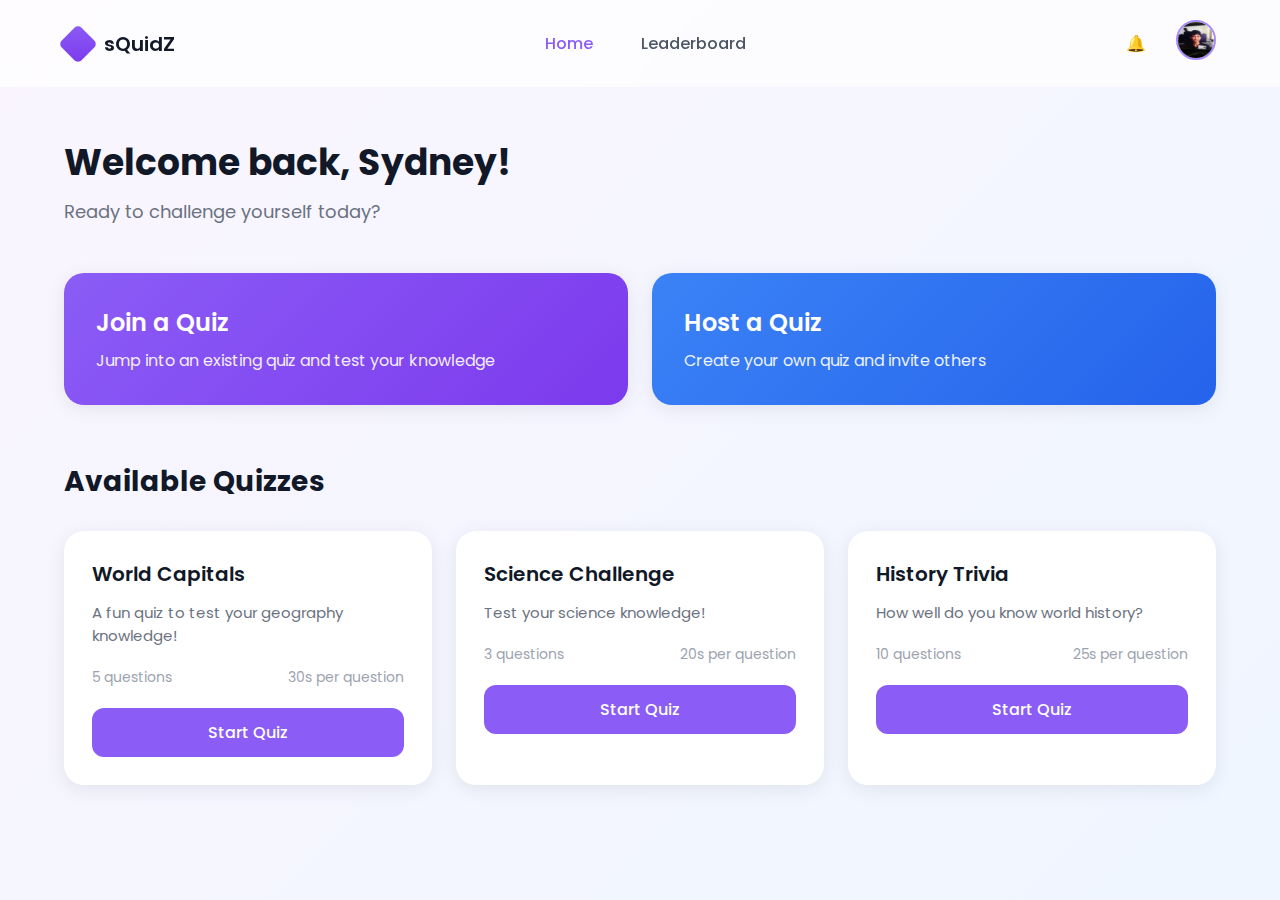
<file: home.html>
<!DOCTYPE html>
<html lang="en">
<head>
    <meta charset="UTF-8">
    <meta name="viewport" content="width=device-width, initial-scale=1.0">
    <title>sQuidZ - Quiz Platform</title>
    <link rel="stylesheet" href="css/home.css">
</head>
<body>
    <!-- Navigation -->
    <nav>
        <a href="index.html" class="logo">
            <div class="logo-icon"></div>
            <span class="logo-text">sQuidZ</span>
        </a>
        
        <div class="nav-links">
            <a href="index.html" class="active">Home</a>
            <a href="leaderboard.html">Leaderboard</a>
        </div>
        
        <div class="nav-right">
            <div class="bell-icon">🔔</div>
            <a href="profile.html">
                <img src="img/avatar/syd.webp" alt="Profile" class="profile-avatar">
            </a>
        </div>
    </nav>
    
    <!-- Main Content -->
    <div class="main-content">
        <div class="welcome-section">
            <h1 class="welcome-title">Welcome back, Sydney!</h1>
            <p class="welcome-subtitle">Ready to challenge yourself today?</p>
        </div>
        
        <!-- Quick Actions -->
        <div class="quick-actions">
            <a href="index.html" class="action-card purple">
                <h3>Join a Quiz</h3>
                <p>Jump into an existing quiz and test your knowledge</p>
            </a>
            
            <a href="create-quiz.html" class="action-card blue">
                <h3>Host a Quiz</h3>
                <p>Create your own quiz and invite others</p>
            </a>
        </div>
        
        <!-- Available Quizzes -->
        <h2 class="section-title">Available Quizzes</h2>
        <div class="quiz-grid">
            <!-- Updated button to pass quiz ID via URL parameter -->
            <div class="quiz-card" data-quiz="world-capitals">
                <h3>World Capitals</h3>
                <p>A fun quiz to test your geography knowledge!</p>
                <div class="quiz-meta">
                    <span>5 questions</span>
                    <span>30s per question</span>
                </div>
                <button class="quiz-btn" onclick="startQuizFromButton(this)">Start Quiz</button>
            </div>
            
            <div class="quiz-card" data-quiz="science-challenge">
                <h3>Science Challenge</h3>
                <p>Test your science knowledge!</p>
                <div class="quiz-meta">
                    <span>3 questions</span>
                    <span>20s per question</span>
                </div>
                <button class="quiz-btn" onclick="startQuizFromButton(this)">Start Quiz</button>
            </div>
            
            <div class="quiz-card" data-quiz="history-trivia">
                <h3>History Trivia</h3>
                <p>How well do you know world history?</p>
                <div class="quiz-meta">
                    <span>10 questions</span>
                    <span>25s per question</span>
                </div>
                <button class="quiz-btn" onclick="startQuizFromButton(this)">Start Quiz</button>
            </div>
        </div>
    </div>

    <script>
        function startQuizFromButton(button) {
            const quizCard = button.closest('.quiz-card');
            const quizId = quizCard.dataset.quiz;
            window.location.href = `quiz-session.html?quiz=${quizId}`;
        }
    </script>
</body>
</html>
</file>
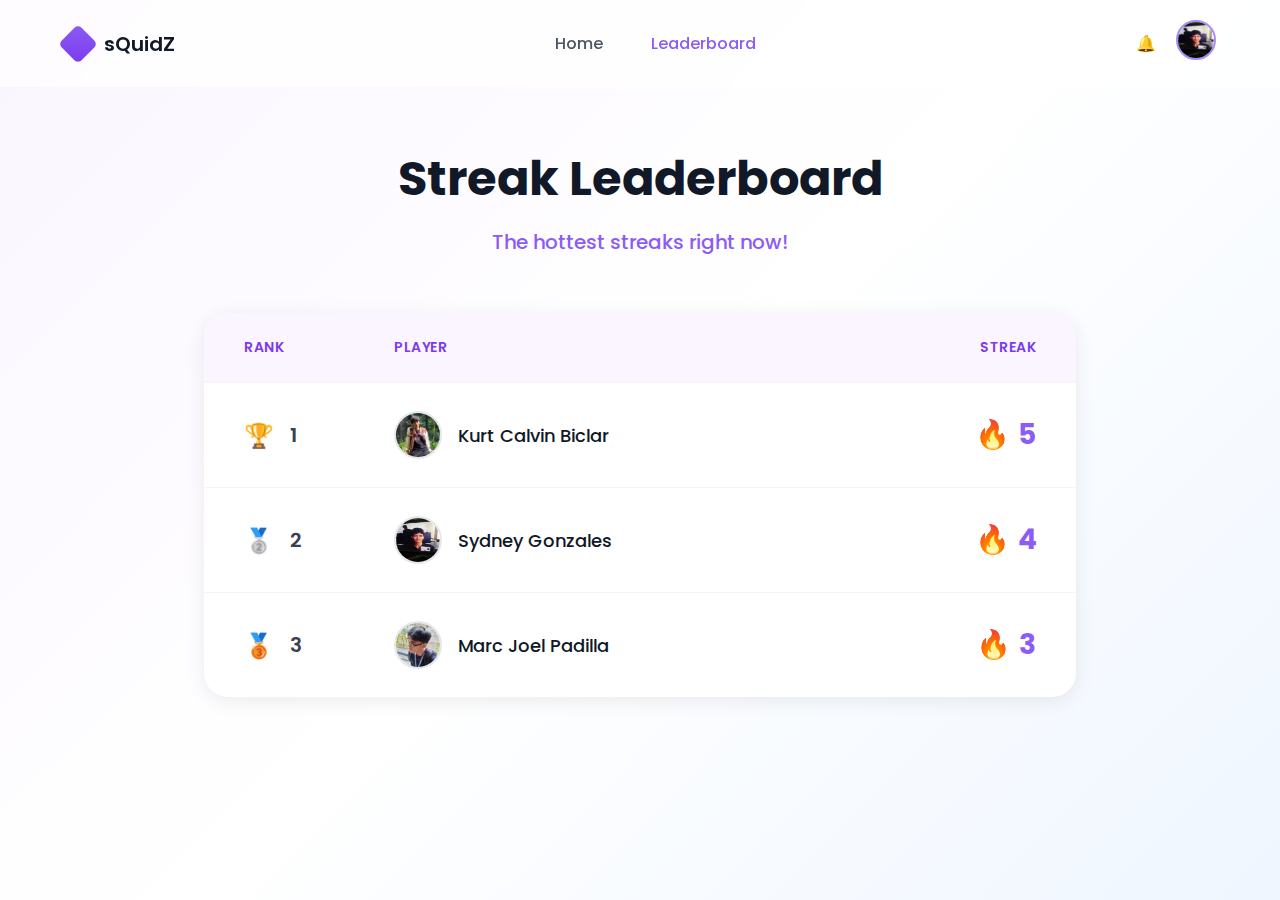
<file: leaderboard.html>
<!DOCTYPE html>
<html lang="en">
<head>
    <meta charset="UTF-8">
    <meta name="viewport" content="width=device-width, initial-scale=1.0">
    <title>Leaderboard - sQuidZ</title>
    <link rel="stylesheet" href="css/leaderboard.css">
</head>
<body>
    <!-- Navigation -->
    <nav>
        <a href="index.html" class="logo">
            <div class="logo-icon"></div>
            <span class="logo-text">sQuidZ</span>
        </a>
        
        <div class="nav-links">
            <a href="home.html">Home</a>
            <a href="leaderboard.html" class="active">Leaderboard</a>
        </div>
        
        <div class="nav-right">
            <div>🔔</div>
            <a href="profile.html">
                <img src="img/avatar/syd.webp" alt="Profile" class="profile-avatar">
            </a>
        </div>
    </nav>
    
    <!-- Main Content -->
    <div class="main-content">
        <div class="header">
            <h1>Streak Leaderboard</h1>
            <p class="subtitle">The hottest streaks right now!</p>
        </div>
        
        <!-- Leaderboard Table -->
        <div class="leaderboard-table">
            <div class="table-header">
                <div>RANK</div>
                <div>PLAYER</div>
                <div style="text-align: right;">STREAK</div>
            </div>
            
            <div class="table-body">
                <!-- Rank 1 -->
                <div class="table-row">
                    <div class="rank-cell">
                        <span class="rank-icon">🏆</span>
                        <span>1</span>
                    </div>
                    <div class="player-cell">
                        <img src="img/avatar/kurt.webp" alt="Kurt Calvin Biclar" class="player-avatar">
                        <span class="player-name">Kurt Calvin Biclar</span>
                    </div>
                    <div class="streak-cell streak-top">
                        <span class="streak-icon">🔥</span>
                        <span class="streak-number">5</span>
                    </div>
                </div>
                
                <!-- Rank 2 -->
                <div class="table-row">
                    <div class="rank-cell">
                        <span class="rank-icon">🥈</span>
                        <span>2</span>
                    </div>
                    <div class="player-cell">
                        <img src="img/avatar/syd.webp" alt="Sydney Gonzales" class="player-avatar">
                        <span class="player-name">Sydney Gonzales</span>
                    </div>
                    <div class="streak-cell streak-top">
                        <span class="streak-icon">🔥</span>
                        <span class="streak-number">4</span>
                    </div>
                </div>
                
                <!-- Rank 3 -->
                <div class="table-row">
                    <div class="rank-cell">
                        <span class="rank-icon">🥉</span>
                        <span>3</span>
                    </div>
                    <div class="player-cell">
                        <img src="img/avatar/joel.webp" alt="Marc Joel Padilla" class="player-avatar">
                        <span class="player-name">Marc Joel Padilla</span>
                    </div>
                    <div class="streak-cell streak-top">
                        <span class="streak-icon">🔥</span>
                        <span class="streak-number">3</span>
                    </div>
                </div>
            </div>
        </div>
    </div>
</body>
</html>
</file>
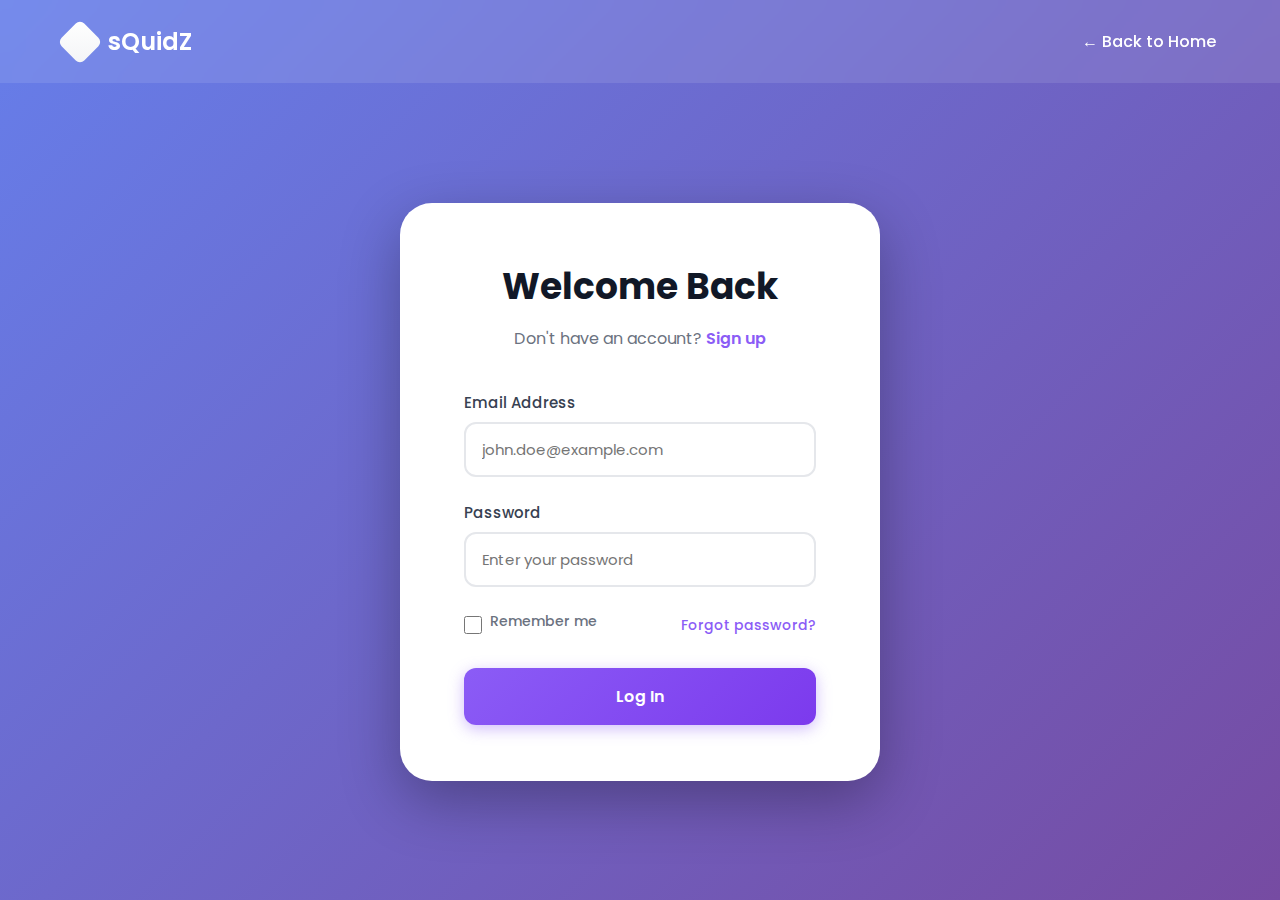
<file: login.html>
<!DOCTYPE html>
<html lang="en">
<head>
    <meta charset="UTF-8">
    <meta name="viewport" content="width=device-width, initial-scale=1.0">
    <title>Log In - sQuidZ</title>
    <style>
        @import url('https://fonts.googleapis.com/css2?family=Poppins:wght@300;400;500;600;700;800&display=swap');
        
        * {
            margin: 0;
            padding: 0;
            box-sizing: border-box;
        }
        
        body {
            font-family: 'Poppins', sans-serif;
            background: linear-gradient(135deg, #667eea 0%, #764ba2 100%);
            min-height: 100vh;
            display: flex;
            flex-direction: column;
        }
        
        /* Navigation */
        nav {
            display: flex;
            justify-content: space-between;
            align-items: center;
            padding: 24px 64px;
            background: rgba(255, 255, 255, 0.1);
            backdrop-filter: blur(10px);
        }
        
        .logo {
            display: flex;
            align-items: center;
            gap: 12px;
            text-decoration: none;
        }
        
        .logo-icon {
            width: 32px;
            height: 32px;
            background: linear-gradient(135deg, #ffffff 0%, #f3f4f6 100%);
            transform: rotate(45deg);
            border-radius: 6px;
        }
        
        .logo-text {
            font-size: 24px;
            font-weight: 600;
            color: white;
        }
        
        .nav-link {
            color: white;
            text-decoration: none;
            font-weight: 500;
            transition: opacity 0.3s;
        }
        
        .nav-link:hover {
            opacity: 0.8;
        }
        
        /* Main Content */
        .main-content {
            flex: 1;
            display: flex;
            justify-content: center;
            align-items: center;
            padding: 40px 20px;
        }
        
        .auth-container {
            background: white;
            border-radius: 32px;
            padding: 56px 64px;
            box-shadow: 0 20px 60px rgba(0, 0, 0, 0.3);
            width: 100%;
            max-width: 480px;
        }
        
        .auth-header {
            text-align: center;
            margin-bottom: 40px;
        }
        
        .auth-title {
            font-size: 36px;
            font-weight: 700;
            color: #111827;
            margin-bottom: 12px;
        }
        
        .auth-subtitle {
            font-size: 16px;
            color: #6b7280;
        }
        
        .auth-subtitle a {
            color: #8b5cf6;
            text-decoration: none;
            font-weight: 600;
        }
        
        .auth-subtitle a:hover {
            text-decoration: underline;
        }
        
        /* Form */
        .form-group {
            margin-bottom: 24px;
        }
        
        label {
            display: block;
            font-weight: 500;
            color: #374151;
            margin-bottom: 8px;
            font-size: 15px;
        }
        
        input[type="email"],
        input[type="password"] {
            width: 100%;
            padding: 14px 16px;
            border: 2px solid #e5e7eb;
            border-radius: 12px;
            font-size: 15px;
            font-family: 'Poppins', sans-serif;
            transition: all 0.3s;
        }
        
        input:focus {
            outline: none;
            border-color: #8b5cf6;
            box-shadow: 0 0 0 3px rgba(139, 92, 246, 0.1);
        }
        
        .form-footer {
            display: flex;
            justify-content: space-between;
            align-items: center;
            margin-bottom: 28px;
        }
        
        .remember-group {
            display: flex;
            align-items: center;
            gap: 8px;
        }
        
        input[type="checkbox"] {
            width: 18px;
            height: 18px;
            cursor: pointer;
        }
        
        .remember-label {
            font-size: 14px;
            color: #6b7280;
        }
        
        .forgot-link {
            font-size: 14px;
            color: #8b5cf6;
            text-decoration: none;
            font-weight: 500;
        }
        
        .forgot-link:hover {
            text-decoration: underline;
        }
        
        .submit-btn {
            width: 100%;
            padding: 16px;
            background: linear-gradient(135deg, #8b5cf6 0%, #7c3aed 100%);
            color: white;
            border: none;
            border-radius: 12px;
            font-size: 16px;
            font-weight: 600;
            cursor: pointer;
            transition: all 0.3s;
            font-family: 'Poppins', sans-serif;
            box-shadow: 0 4px 15px rgba(139, 92, 246, 0.4);
        }
        
        .submit-btn:hover {
            transform: translateY(-2px);
            box-shadow: 0 6px 20px rgba(139, 92, 246, 0.5);
        }
        
        .divider {
            display: flex;
            align-items: center;
            margin: 32px 0;
            color: #9ca3af;
            font-size: 14px;
        }
        
        .divider::before,
        .divider::after {
            content: '';
            flex: 1;
            height: 1px;
            background: #e5e7eb;
        }
        
        .divider::before {
            margin-right: 16px;
        }
        
        .divider::after {
            margin-left: 16px;
        }
        
        /* Social Buttons */
        .social-buttons {
            display: grid;
            grid-template-columns: repeat(2, 1fr);
            gap: 12px;
        }
        
        .social-btn {
            display: flex;
            align-items: center;
            justify-content: center;
            gap: 8px;
            padding: 12px;
            border: 2px solid #e5e7eb;
            border-radius: 12px;
            background: white;
            color: #374151;
            font-size: 15px;
            font-weight: 500;
            cursor: pointer;
            transition: all 0.3s;
            text-decoration: none;
            font-family: 'Poppins', sans-serif;
        }
        
        .social-btn:hover {
            border-color: #8b5cf6;
            background: #faf5ff;
        }
        
        .social-icon {
            width: 20px;
            height: 20px;
        }
    </style>
</head>
<body>
    <!-- Navigation -->
    <nav>
        <a href="index.html" class="logo">
            <div class="logo-icon"></div>
            <span class="logo-text">sQuidZ</span>
        </a>
        
        <a href="index.html" class="nav-link">← Back to Home</a>
    </nav>
    
    <!-- Main Content -->
    <div class="main-content">
        <div class="auth-container">
            <div class="auth-header">
                <h1 class="auth-title">Welcome Back</h1>
                <p class="auth-subtitle">Don't have an account? <a href="signup.html">Sign up</a></p>
            </div>
            
            <form action="home.html">
                <div class="form-group">
                    <label>Email Address</label>
                    <input type="email" placeholder="john.doe@example.com" required>
                </div>
                
                <div class="form-group">
                    <label>Password</label>
                    <input type="password" placeholder="Enter your password" required>
                </div>
                
                <div class="form-footer">
                    <div class="remember-group">
                        <input type="checkbox" id="remember">
                        <label for="remember" class="remember-label">Remember me</label>
                    </div>
                    <a href="#" class="forgot-link">Forgot password?</a>
                </div>
                
                <button type="submit" class="submit-btn">Log In</button>
            </form>
            
        </div>
    </div>
</body>
</html>
</file>
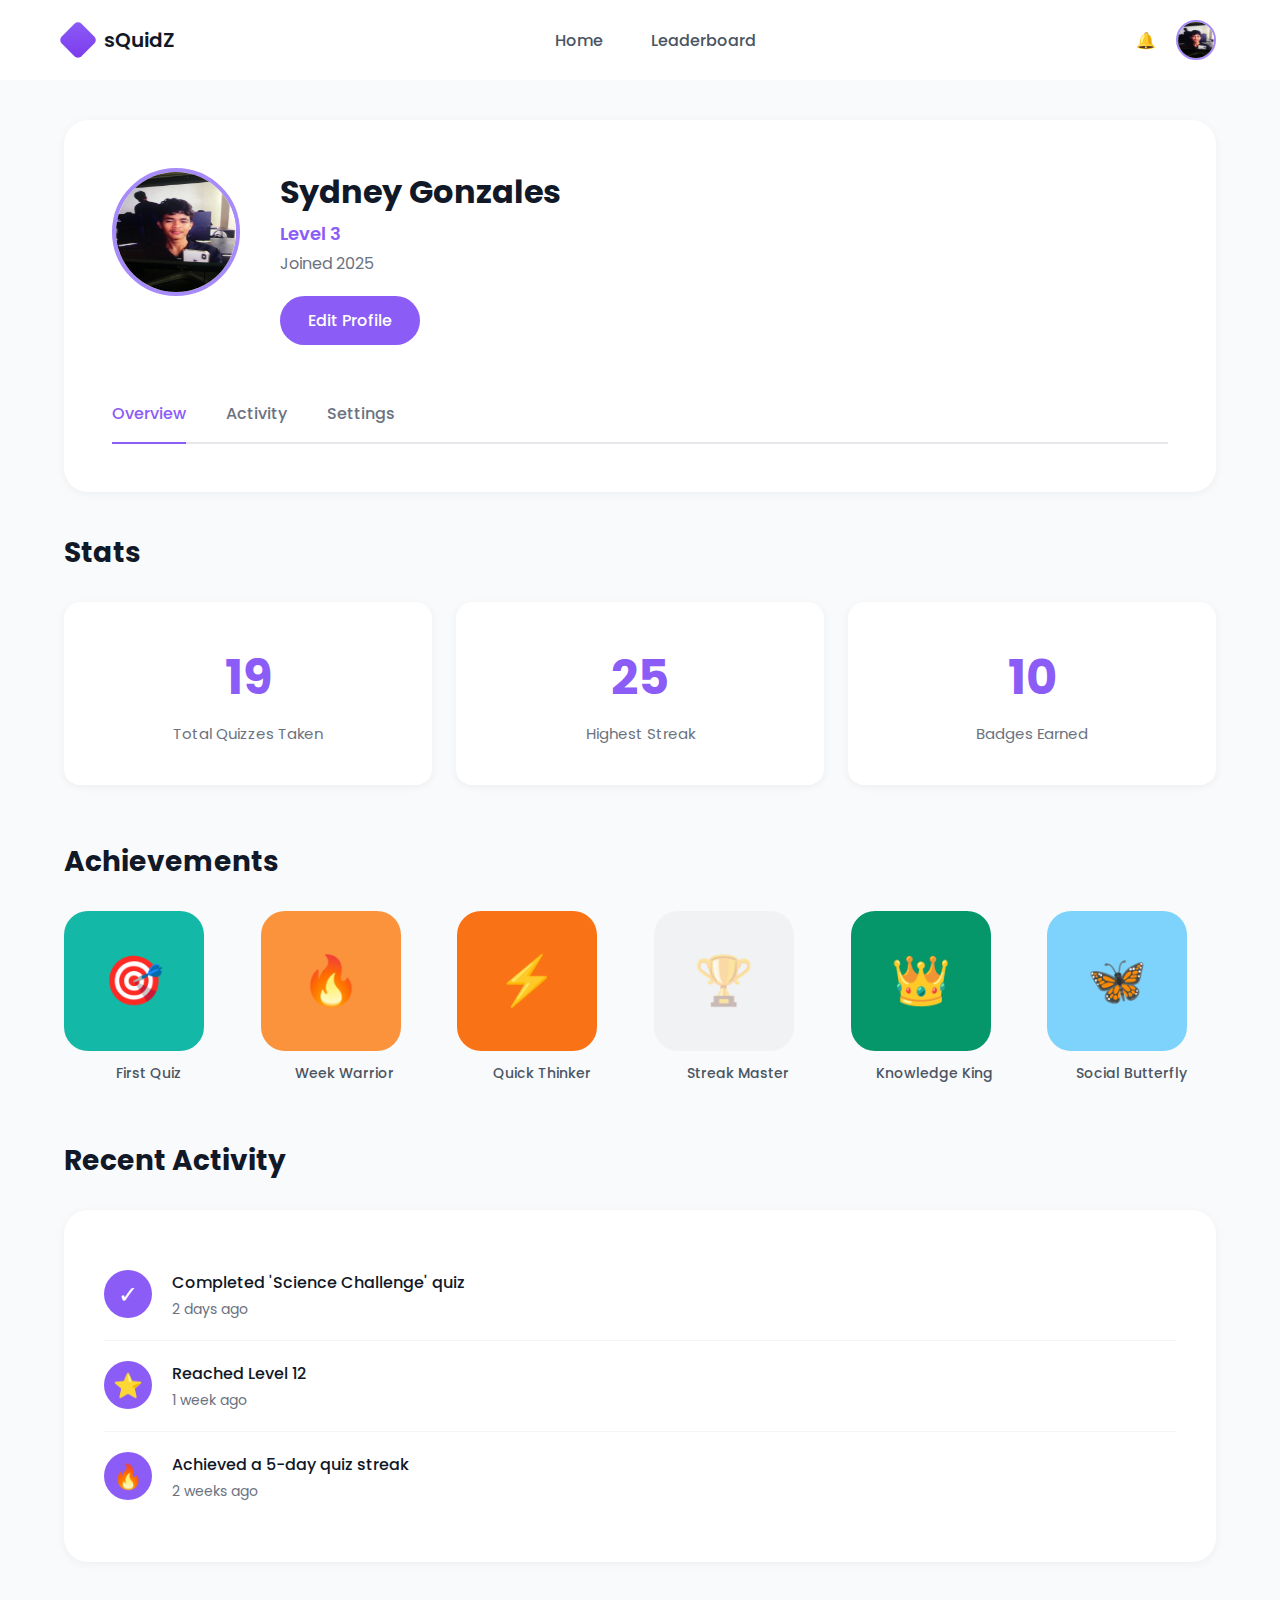
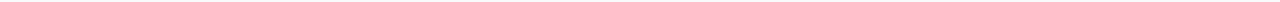
<file: profile.html>
<!DOCTYPE html>
<html lang="en">
<head>
    <meta charset="UTF-8">
    <meta name="viewport" content="width=device-width, initial-scale=1.0">
    <title>Profile - sQuidZ</title>
    <link rel="stylesheet" href="css/profile.css">
</head>
<body>
    <!-- Navigation -->
    <nav>
        <a href="index.html" class="logo">
            <div class="logo-icon"></div>
            <span class="logo-text">sQuidZ</span>
        </a>
        
        <div class="nav-links">
            <a href="home.html">Home</a>
            <a href="leaderboard.html">Leaderboard</a>
        </div>
        
        <div class="nav-right">
            <div>🔔</div>
            <img src="img/avatar/syd.webp" alt="Profile" class="profile-avatar">
        </div>
    </nav>
    
    <!-- Main Content -->
    <div class="main-content">
        <!-- Profile Header -->
        <div class="profile-header">
            <div class="profile-top">
                <img src="img/avatar/syd.webp" alt="Sydney Gonzales" class="profile-avatar-large">
                
                <div class="profile-info">
                    <h1>Sydney Gonzales</h1>
                    <p class="profile-level">Level 3</p>
                    <p class="profile-joined">Joined 2025</p>
                    <button class="edit-btn">Edit Profile</button>
                </div>
            </div>
            
            <div class="tabs">
                <div class="tab active">Overview</div>
                <div class="tab">Activity</div>
                <div class="tab">Settings</div>
            </div>
        </div>
        
        <!-- Stats -->
        <h2 class="section-title">Stats</h2>
        <div class="stats-grid">
            <div class="stat-card">
                <div class="stat-number">19</div>
                <div class="stat-label">Total Quizzes Taken</div>
            </div>
            <div class="stat-card">
                <div class="stat-number">25</div>
                <div class="stat-label">Highest Streak</div>
            </div>
            <div class="stat-card">
                <div class="stat-number">10</div>
                <div class="stat-label">Badges Earned</div>
            </div>
        </div>
        
        <!-- Achievements -->
        <h2 class="section-title">Achievements</h2>
        <div class="achievements-grid">
            <div class="achievement">
                <div class="achievement-badge" style="background-color: #14b8a6;">🎯</div>
                <p class="achievement-name">First Quiz</p>
            </div>
            <div class="achievement">
                <div class="achievement-badge" style="background-color: #fb923c;">🔥</div>
                <p class="achievement-name">Week Warrior</p>
            </div>
            <div class="achievement">
                <div class="achievement-badge" style="background-color: #f97316;">⚡</div>
                <p class="achievement-name">Quick Thinker</p>
            </div>
            <div class="achievement">
                <div class="achievement-badge" style="background-color: #e5e7eb; opacity: 0.4;">🏆</div>
                <p class="achievement-name">Streak Master</p>
            </div>
            <div class="achievement">
                <div class="achievement-badge" style="background-color: #059669;">👑</div>
                <p class="achievement-name">Knowledge King</p>
            </div>
            <div class="achievement">
                <div class="achievement-badge" style="background-color: #7dd3fc;">🦋</div>
                <p class="achievement-name">Social Butterfly</p>
            </div>
        </div>
        
        <!-- Recent Activity -->
        <h2 class="section-title">Recent Activity</h2>
        <div class="activity-card">
            <div class="activity-item">
                <div class="activity-icon">✓</div>
                <div class="activity-text">
                    <h3>Completed 'Science Challenge' quiz</h3>
                    <p>2 days ago</p>
                </div>
            </div>
            <div class="activity-item">
                <div class="activity-icon">⭐</div>
                <div class="activity-text">
                    <h3>Reached Level 12</h3>
                    <p>1 week ago</p>
                </div>
            </div>
            <div class="activity-item">
                <div class="activity-icon">🔥</div>
                <div class="activity-text">
                    <h3>Achieved a 5-day quiz streak</h3>
                    <p>2 weeks ago</p>
                </div>
            </div>
        </div>
    </div>
</body>
</html>
</file>
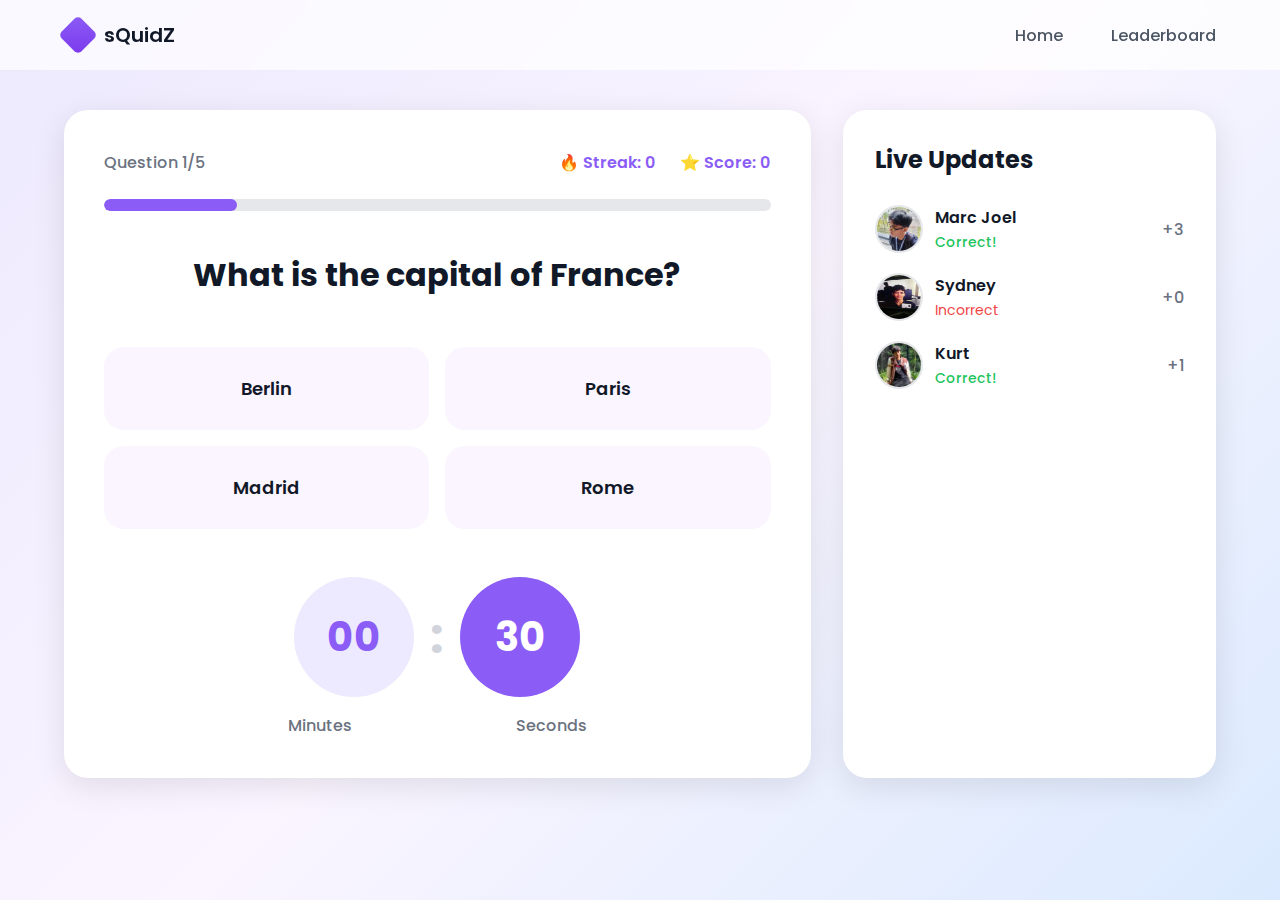
<file: quiz-session.html>
<!DOCTYPE html>
<html lang="en">
<head>
    <meta charset="UTF-8">
    <meta name="viewport" content="width=device-width, initial-scale=1.0">
    <title>Quiz Session - sQuidZ</title>
    <link rel="stylesheet" href="css/quiz-session.css">
</head>
<body>
    <!-- Navigation -->
    <nav>
        <a href="index.html" class="logo">
            <div class="logo-icon"></div>
            <span class="logo-text">sQuidZ</span>
        </a>
        
        <div class="nav-links">
            <a href="home.html">Home</a>
            <a href="leaderboard.html">Leaderboard</a>
        </div>
    </nav>
    
    <!-- Main Content -->
    <div class="main-content">
        <!-- Quiz Card -->
        <div class="quiz-card">
            <div class="quiz-header">
                <span class="question-counter" id="questionCounter">Question 1/5</span>
                <div class="quiz-stats">
                    <span>🔥 Streak: <span id="streak">0</span></span>
                    <span>⭐ Score: <span id="score">0</span></span>
                </div>
            </div>
            
            <div class="progress-bar">
                <div class="progress-fill" id="progressBar" style="width: 20%;"></div>
            </div>
            
            <h2 class="question-text" id="questionText">What is the capital of France?</h2>
            
            <div class="options-grid" id="optionsGrid">
                <button class="option" data-answer="Berlin">Berlin</button>
                <button class="option" data-answer="Paris">Paris</button>
                <button class="option" data-answer="Madrid">Madrid</button>
                <button class="option" data-answer="Rome">Rome</button>
            </div>
            
            <div class="timer">
                <div class="timer-circle timer-minutes">
                    <span id="minutes">00</span>
                </div>
                <span class="timer-colon">:</span>
                <div class="timer-circle timer-seconds">
                    <span id="seconds">30</span>
                </div>
            </div>
            <div class="timer-labels">
                <span style="margin-right: 80px;">Minutes</span>
                <span style="margin-left: 80px;">Seconds</span>
            </div>
        </div>
        
        <!-- Live Updates -->
        <div class="live-updates">
            <h3>Live Updates</h3>
            
            <div class="participant">
                <img src="img/avatar/joel.webp" alt="Marc Joel Padilla" class="participant-avatar">
                <div class="participant-info">
                    <div class="participant-name">Marc Joel</div>
                    <div class="participant-status status-correct">Correct!</div>
                </div>
                <span class="participant-score">+3</span>
            </div>
            
            <div class="participant">
                <img src="img/avatar/syd.webp" alt="Sydney" class="participant-avatar">
                <div class="participant-info">
                    <div class="participant-name">Sydney</div>
                    <div class="participant-status status-incorrect">Incorrect</div>
                </div>
                <span class="participant-score">+0</span>
            </div>
            
            <div class="participant">
                <img src="img/avatar/kurt.webp" alt="Kurt" class="participant-avatar">
                <div class="participant-info">
                    <div class="participant-name">Kurt</div>
                    <div class="participant-status status-correct">Correct!</div>
                </div>
                <span class="participant-score">+1</span>
            </div>
            
        </div>
    </div>
    
    <script src="js/quiz-session.js"></script>
</body>
</html>
</file>
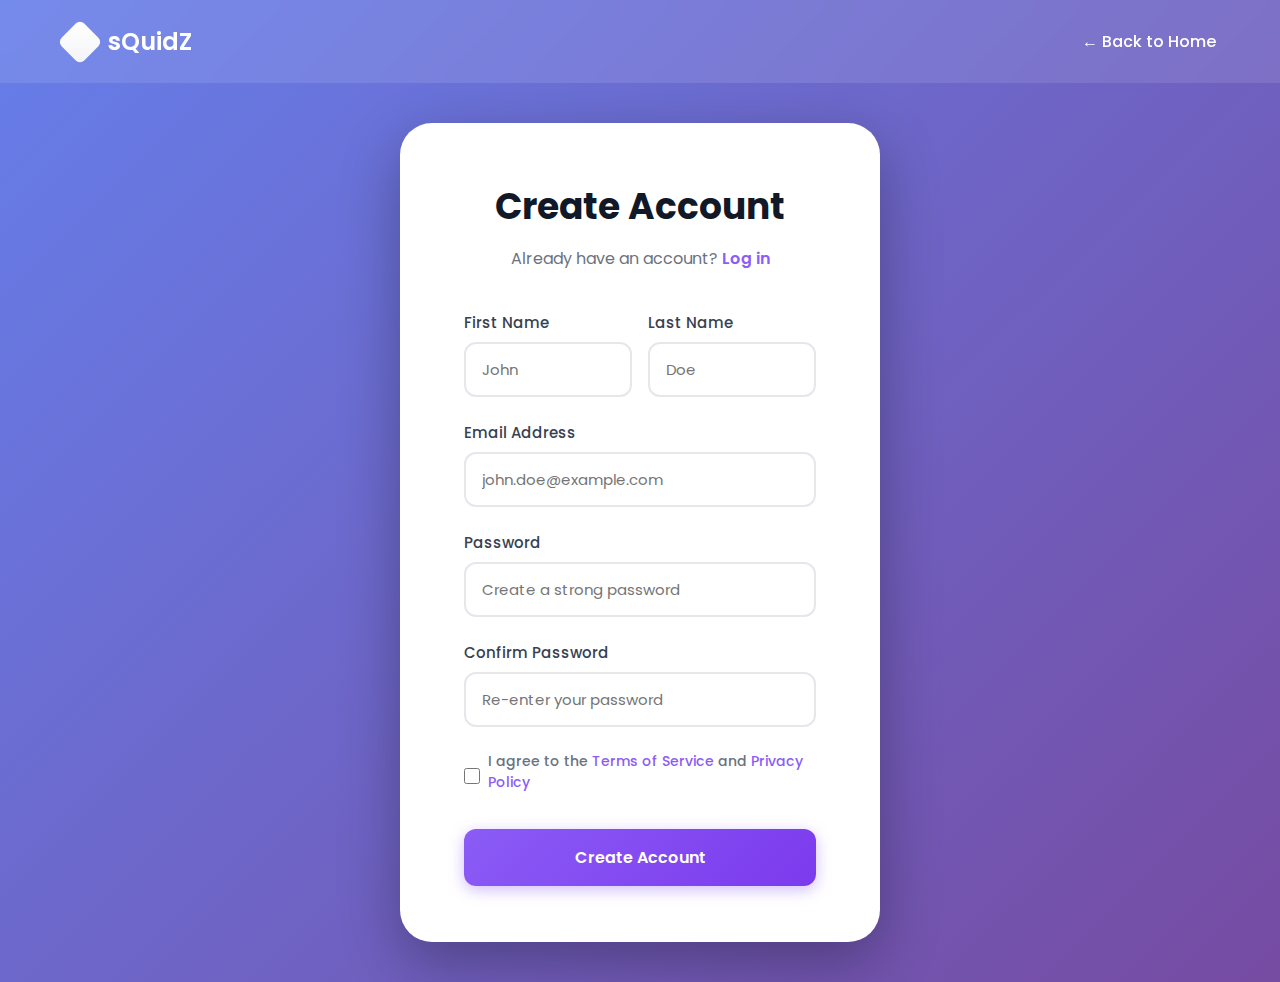
<file: signup.html>
<!DOCTYPE html>
<html lang="en">
<head>
    <meta charset="UTF-8">
    <meta name="viewport" content="width=device-width, initial-scale=1.0">
    <title>Sign Up - sQuidZ</title>
    <style>
        @import url('https://fonts.googleapis.com/css2?family=Poppins:wght@300;400;500;600;700;800&display=swap');
        
        * {
            margin: 0;
            padding: 0;
            box-sizing: border-box;
        }
        
        body {
            font-family: 'Poppins', sans-serif;
            background: linear-gradient(135deg, #667eea 0%, #764ba2 100%);
            min-height: 100vh;
            display: flex;
            flex-direction: column;
        }
        
        /* Navigation */
        nav {
            display: flex;
            justify-content: space-between;
            align-items: center;
            padding: 24px 64px;
            background: rgba(255, 255, 255, 0.1);
            backdrop-filter: blur(10px);
        }
        
        .logo {
            display: flex;
            align-items: center;
            gap: 12px;
            text-decoration: none;
        }
        
        .logo-icon {
            width: 32px;
            height: 32px;
            background: linear-gradient(135deg, #ffffff 0%, #f3f4f6 100%);
            transform: rotate(45deg);
            border-radius: 6px;
        }
        
        .logo-text {
            font-size: 24px;
            font-weight: 600;
            color: white;
        }
        
        .nav-link {
            color: white;
            text-decoration: none;
            font-weight: 500;
            transition: opacity 0.3s;
        }
        
        .nav-link:hover {
            opacity: 0.8;
        }
        
        /* Main Content */
        .main-content {
            flex: 1;
            display: flex;
            justify-content: center;
            align-items: center;
            padding: 40px 20px;
        }
        
        .auth-container {
            background: white;
            border-radius: 32px;
            padding: 56px 64px;
            box-shadow: 0 20px 60px rgba(0, 0, 0, 0.3);
            width: 100%;
            max-width: 480px;
        }
        
        .auth-header {
            text-align: center;
            margin-bottom: 40px;
        }
        
        .auth-title {
            font-size: 36px;
            font-weight: 700;
            color: #111827;
            margin-bottom: 12px;
        }
        
        .auth-subtitle {
            font-size: 16px;
            color: #6b7280;
        }
        
        .auth-subtitle a {
            color: #8b5cf6;
            text-decoration: none;
            font-weight: 600;
        }
        
        .auth-subtitle a:hover {
            text-decoration: underline;
        }
        
        /* Form */
        .form-group {
            margin-bottom: 24px;
        }
        
        label {
            display: block;
            font-weight: 500;
            color: #374151;
            margin-bottom: 8px;
            font-size: 15px;
        }
        
        input[type="text"],
        input[type="email"],
        input[type="password"] {
            width: 100%;
            padding: 14px 16px;
            border: 2px solid #e5e7eb;
            border-radius: 12px;
            font-size: 15px;
            font-family: 'Poppins', sans-serif;
            transition: all 0.3s;
        }
        
        input:focus {
            outline: none;
            border-color: #8b5cf6;
            box-shadow: 0 0 0 3px rgba(139, 92, 246, 0.1);
        }
        
        .name-group {
            display: grid;
            grid-template-columns: repeat(2, 1fr);
            gap: 16px;
        }
        
        .checkbox-group {
            display: flex;
            align-items: center;
            gap: 8px;
            margin-bottom: 28px;
        }
        
        input[type="checkbox"] {
            width: 18px;
            height: 18px;
            cursor: pointer;
        }
        
        .checkbox-label {
            font-size: 14px;
            color: #6b7280;
        }
        
        .checkbox-label a {
            color: #8b5cf6;
            text-decoration: none;
            font-weight: 500;
        }
        
        .checkbox-label a:hover {
            text-decoration: underline;
        }
        
        .submit-btn {
            width: 100%;
            padding: 16px;
            background: linear-gradient(135deg, #8b5cf6 0%, #7c3aed 100%);
            color: white;
            border: none;
            border-radius: 12px;
            font-size: 16px;
            font-weight: 600;
            cursor: pointer;
            transition: all 0.3s;
            font-family: 'Poppins', sans-serif;
            box-shadow: 0 4px 15px rgba(139, 92, 246, 0.4);
        }
        
        .submit-btn:hover {
            transform: translateY(-2px);
            box-shadow: 0 6px 20px rgba(139, 92, 246, 0.5);
        }
        
        .divider {
            display: flex;
            align-items: center;
            margin: 32px 0;
            color: #9ca3af;
            font-size: 14px;
        }
        
        .divider::before,
        .divider::after {
            content: '';
            flex: 1;
            height: 1px;
            background: #e5e7eb;
        }
        
        .divider::before {
            margin-right: 16px;
        }
        
        .divider::after {
            margin-left: 16px;
        }
        
        /* Social Buttons */
        .social-buttons {
            display: grid;
            grid-template-columns: repeat(2, 1fr);
            gap: 12px;
        }
        
        .social-btn {
            display: flex;
            align-items: center;
            justify-content: center;
            gap: 8px;
            padding: 12px;
            border: 2px solid #e5e7eb;
            border-radius: 12px;
            background: white;
            color: #374151;
            font-size: 15px;
            font-weight: 500;
            cursor: pointer;
            transition: all 0.3s;
            text-decoration: none;
            font-family: 'Poppins', sans-serif;
        }
        
        .social-btn:hover {
            border-color: #8b5cf6;
            background: #faf5ff;
        }
        
        .social-icon {
            width: 20px;
            height: 20px;
        }
    </style>
</head>
<body>
    <!-- Navigation -->
    <nav>
        <a href="index.html" class="logo">
            <div class="logo-icon"></div>
            <span class="logo-text">sQuidZ</span>
        </a>
        
        <a href="index.html" class="nav-link">← Back to Home</a>
    </nav>
    
    <!-- Main Content -->
    <div class="main-content">
        <div class="auth-container">
            <div class="auth-header">
                <h1 class="auth-title">Create Account</h1>
                <p class="auth-subtitle">Already have an account? <a href="login.html">Log in</a></p>
            </div>
            
            <form action="home.html">
                <div class="name-group">
                    <div class="form-group">
                        <label>First Name</label>
                        <input type="text" placeholder="John" required>
                    </div>
                    <div class="form-group">
                        <label>Last Name</label>
                        <input type="text" placeholder="Doe" required>
                    </div>
                </div>
                
                <div class="form-group">
                    <label>Email Address</label>
                    <input type="email" placeholder="john.doe@example.com" required>
                </div>
                
                <div class="form-group">
                    <label>Password</label>
                    <input type="password" placeholder="Create a strong password" required>
                </div>
                
                <div class="form-group">
                    <label>Confirm Password</label>
                    <input type="password" placeholder="Re-enter your password" required>
                </div>
                
                <div class="checkbox-group">
                    <input type="checkbox" id="terms" required>
                    <label for="terms" class="checkbox-label">
                        I agree to the <a href="#">Terms of Service</a> and <a href="#">Privacy Policy</a>
                    </label>
                </div>
                
                <button type="submit" class="submit-btn">Create Account</button>
            </form>
        
        </div>
    </div>
</body>
</html>
</file>
<file: css/home.css>
@import url('https://fonts.googleapis.com/css2?family=Poppins:wght@300;400;500;600;700;800&display=swap');
        
        * {
            margin: 0;
            padding: 0;
            box-sizing: border-box;
        }
        
        body {
            font-family: 'Poppins', sans-serif;
            background: linear-gradient(135deg, #faf5ff 0%, #eff6ff 100%);
            min-height: 100vh;
        }
        
        /* Navigation */
        nav {
            display: flex;
            justify-content: space-between;
            align-items: center;
            padding: 20px 64px;
            background: rgba(255, 255, 255, 0.7);
            backdrop-filter: blur(10px);
            position: sticky;
            top: 0;
            z-index: 100;
        }
        
        .logo {
            display: flex;
            align-items: center;
            gap: 12px;
            text-decoration: none;
        }
        
        .logo-icon {
            width: 28px;
            height: 28px;
            background: linear-gradient(135deg, #8b5cf6 0%, #7c3aed 100%);
            transform: rotate(45deg);
            border-radius: 5px;
        }
        
        .logo-text {
            font-size: 20px;
            font-weight: 600;
            color: #111827;
        }
        
        .nav-links {
            display: flex;
            gap: 48px;
        }
        
        .nav-links a {
            text-decoration: none;
            color: #4b5563;
            font-weight: 500;
            transition: color 0.3s;
        }
        
        .nav-links a:hover,
        .nav-links a.active {
            color: #8b5cf6;
        }
        
        .nav-right {
            display: flex;
            align-items: center;
            gap: 20px;
        }
        
        .bell-icon {
            width: 40px;
            height: 40px;
            border-radius: 50%;
            display: flex;
            align-items: center;
            justify-content: center;
            cursor: pointer;
            transition: background 0.3s;
        }
        
        .bell-icon:hover {
            background: #f3f4f6;
        }
        
        .profile-avatar {
            width: 40px;
            height: 40px;
            border-radius: 50%;
            border: 2px solid #a78bfa;
            cursor: pointer;
        }
        
        /* Main Content */
        .main-content {
            max-width: 1400px;
            margin: 0 auto;
            padding: 48px 64px;
        }
        
        .welcome-section {
            margin-bottom: 48px;
        }
        
        .welcome-title {
            font-size: 36px;
            font-weight: 700;
            color: #111827;
            margin-bottom: 8px;
        }
        
        .welcome-subtitle {
            font-size: 18px;
            color: #6b7280;
        }
        
        /* Quick Actions */
        .quick-actions {
            display: grid;
            grid-template-columns: repeat(2, 1fr);
            gap: 24px;
            margin-bottom: 56px;
        }
        
        .action-card {
            background: white;
            border-radius: 20px;
            padding: 32px;
            box-shadow: 0 4px 20px rgba(0, 0, 0, 0.08);
            cursor: pointer;
            transition: all 0.3s;
            text-decoration: none;
        }
        
        .action-card:hover {
            transform: translateY(-4px);
            box-shadow: 0 8px 30px rgba(139, 92, 246, 0.2);
        }
        
        .action-card.purple {
            background: linear-gradient(135deg, #8b5cf6 0%, #7c3aed 100%);
            color: white;
        }
        
        .action-card.blue {
            background: linear-gradient(135deg, #3b82f6 0%, #2563eb 100%);
            color: white;
        }
        
        .action-card h3 {
            font-size: 24px;
            font-weight: 600;
            margin-bottom: 8px;
        }
        
        .action-card p {
            font-size: 16px;
            opacity: 0.9;
        }
        
        /* Available Quizzes */
        .section-title {
            font-size: 28px;
            font-weight: 700;
            color: #111827;
            margin-bottom: 28px;
        }
        
        .quiz-grid {
            display: grid;
            grid-template-columns: repeat(3, 1fr);
            gap: 24px;
        }
        
        .quiz-card {
            background: white;
            border-radius: 20px;
            padding: 28px;
            box-shadow: 0 4px 20px rgba(0, 0, 0, 0.08);
            transition: all 0.3s;
            text-decoration: none;
            color: inherit;
            display: block;
        }
        
        .quiz-card:hover {
            transform: translateY(-4px);
            box-shadow: 0 8px 30px rgba(139, 92, 246, 0.2);
        }
        
        .quiz-card h3 {
            font-size: 20px;
            font-weight: 600;
            color: #111827;
            margin-bottom: 12px;
        }
        
        .quiz-card p {
            font-size: 15px;
            color: #6b7280;
            margin-bottom: 20px;
        }
        
        .quiz-meta {
            display: flex;
            justify-content: space-between;
            font-size: 14px;
            color: #9ca3af;
            margin-bottom: 20px;
        }
        
        .quiz-btn {
            width: 100%;
            background: #8b5cf6;
            color: white;
            border: none;
            padding: 12px;
            border-radius: 12px;
            font-size: 16px;
            font-weight: 500;
            cursor: pointer;
            transition: background 0.3s;
            font-family: 'Poppins', sans-serif;
        }
        
        .quiz-btn:hover {
            background: #7c3aed;
        }
</file>
<file: css/leaderboard.css>
@import url('https://fonts.googleapis.com/css2?family=Poppins:wght@300;400;500;600;700;800&display=swap');
        
        * {
            margin: 0;
            padding: 0;
            box-sizing: border-box;
        }
        
        body {
            font-family: 'Poppins', sans-serif;
            background: linear-gradient(135deg, #faf5ff 0%, #ffffff 50%, #eff6ff 100%);
            min-height: 100vh;
        }
        
        /* Navigation */
        nav {
            display: flex;
            justify-content: space-between;
            align-items: center;
            padding: 20px 64px;
            background: rgba(255, 255, 255, 0.7);
            backdrop-filter: blur(10px);
            position: sticky;
            top: 0;
            z-index: 100;
        }
        
        .logo {
            display: flex;
            align-items: center;
            gap: 12px;
            text-decoration: none;
        }
        
        .logo-icon {
            width: 28px;
            height: 28px;
            background: linear-gradient(135deg, #8b5cf6 0%, #7c3aed 100%);
            transform: rotate(45deg);
            border-radius: 5px;
        }
        
        .logo-text {
            font-size: 20px;
            font-weight: 600;
            color: #111827;
        }
        
        .nav-links {
            display: flex;
            gap: 48px;
        }
        
        .nav-links a {
            text-decoration: none;
            color: #4b5563;
            font-weight: 500;
            transition: color 0.3s;
        }
        
        .nav-links a:hover,
        .nav-links a.active {
            color: #8b5cf6;
        }
        
        .nav-right {
            display: flex;
            align-items: center;
            gap: 20px;
        }
        
        .profile-avatar {
            width: 40px;
            height: 40px;
            border-radius: 50%;
            border: 2px solid #a78bfa;
        }
        
        /* Main Content */
        .main-content {
            max-width: 1000px;
            margin: 0 auto;
            padding: 56px 64px;
        }
        
        .header {
            text-align: center;
            margin-bottom: 56px;
        }
        
        h1 {
            font-size: 48px;
            font-weight: 700;
            color: #111827;
            margin-bottom: 12px;
        }
        
        .subtitle {
            font-size: 20px;
            font-weight: 500;
            color: #8b5cf6;
        }
        
        /* Leaderboard Table */
        .leaderboard-table {
            background: white;
            border-radius: 24px;
            box-shadow: 0 4px 20px rgba(0, 0, 0, 0.08);
            overflow: hidden;
        }
        
        .table-header {
            display: grid;
            grid-template-columns: 150px 1fr 150px;
            padding: 24px 40px;
            background: #faf5ff;
            color: #7c3aed;
            font-weight: 600;
            text-transform: uppercase;
            font-size: 14px;
            letter-spacing: 0.5px;
        }
        
        .table-body {
            border-top: 1px solid #f3f4f6;
        }
        
        .table-row {
            display: grid;
            grid-template-columns: 150px 1fr 150px;
            padding: 28px 40px;
            border-bottom: 1px solid #f3f4f6;
            transition: all 0.3s;
            align-items: center;
        }
        
        .table-row:hover {
            background: #faf5ff;
            transform: translateX(4px);
        }
        
        .table-row:last-child {
            border-bottom: none;
        }
        
        .rank-cell {
            display: flex;
            align-items: center;
            gap: 16px;
            font-size: 20px;
            font-weight: 600;
            color: #374151;
        }
        
        .rank-icon {
            font-size: 24px;
        }
        
        .player-cell {
            display: flex;
            align-items: center;
            gap: 16px;
        }
        
        .player-avatar {
            width: 48px;
            height: 48px;
            border-radius: 50%;
            border: 2px solid #e5e7eb;
        }
        
        .player-name {
            font-size: 18px;
            font-weight: 500;
            color: #111827;
        }
        
        .streak-cell {
            text-align: right;
            font-size: 24px;
            font-weight: 700;
        }
        
        .streak-top {
            display: flex;
            align-items: center;
            justify-content: flex-end;
            gap: 8px;
            color: #8b5cf6;
        }
        
        .streak-icon {
            font-size: 28px;
        }
        
        .streak-number {
            font-size: 28px;
        }
        
        .streak-normal {
            color: #374151;
        }
</file>
<file: css/profile.css>
@import url('https://fonts.googleapis.com/css2?family=Poppins:wght@300;400;500;600;700;800&display=swap');
        
        * {
            margin: 0;
            padding: 0;
            box-sizing: border-box;
        }
        
        body {
            font-family: 'Poppins', sans-serif;
            background: #f9fafb;
            min-height: 100vh;
        }
        
        /* Navigation */
        nav {
            display: flex;
            justify-content: space-between;
            align-items: center;
            padding: 20px 64px;
            background: white;
        }
        
        .logo {
            display: flex;
            align-items: center;
            gap: 12px;
            text-decoration: none;
        }
        
        .logo-icon {
            width: 28px;
            height: 28px;
            background: linear-gradient(135deg, #8b5cf6 0%, #7c3aed 100%);
            transform: rotate(45deg);
            border-radius: 5px;
        }
        
        .logo-text {
            font-size: 20px;
            font-weight: 600;
            color: #111827;
        }
        
        .nav-links {
            display: flex;
            gap: 48px;
        }
        
        .nav-links a {
            text-decoration: none;
            color: #4b5563;
            font-weight: 500;
            transition: color 0.3s;
        }
        
        .nav-links a:hover,
        .nav-links a.active {
            color: #8b5cf6;
        }
        
        .nav-right {
            display: flex;
            align-items: center;
            gap: 20px;
        }
        
        .profile-avatar {
            width: 40px;
            height: 40px;
            border-radius: 50%;
            border: 2px solid #a78bfa;
        }
        
        /* Main Content */
        .main-content {
            max-width: 1400px;
            margin: 0 auto;
            padding: 40px 64px;
        }
        
        /* Profile Header */
        .profile-header {
            background: white;
            border-radius: 24px;
            padding: 48px;
            box-shadow: 0 2px 10px rgba(0, 0, 0, 0.05);
            margin-bottom: 40px;
        }
        
        .profile-top {
            display: flex;
            gap: 40px;
            margin-bottom: 40px;
        }
        
        .profile-avatar-large {
            width: 128px;
            height: 128px;
            border-radius: 50%;
            border: 4px solid #a78bfa;
        }
        
        .profile-info h1 {
            font-size: 32px;
            font-weight: 700;
            color: #111827;
            margin-bottom: 4px;
        }
        
        .profile-level {
            font-size: 18px;
            font-weight: 600;
            color: #8b5cf6;
            margin-bottom: 4px;
        }
        
        .profile-joined {
            color: #6b7280;
            margin-bottom: 20px;
        }
        
        .edit-btn {
            background: #8b5cf6;
            color: white;
            border: none;
            padding: 12px 28px;
            border-radius: 9999px;
            font-size: 16px;
            font-weight: 500;
            cursor: pointer;
            font-family: 'Poppins', sans-serif;
            transition: background 0.3s;
        }
        
        .edit-btn:hover {
            background: #7c3aed;
        }
        
        /* Tabs */
        .tabs {
            display: flex;
            gap: 40px;
            border-bottom: 2px solid #e5e7eb;
        }
        
        .tab {
            padding: 16px 0;
            color: #6b7280;
            font-weight: 500;
            cursor: pointer;
            border-bottom: 2px solid transparent;
            margin-bottom: -2px;
            transition: all 0.3s;
        }
        
        .tab.active {
            color: #8b5cf6;
            border-bottom-color: #8b5cf6;
        }
        
        /* Stats Section */
        .section-title {
            font-size: 28px;
            font-weight: 700;
            color: #111827;
            margin-bottom: 28px;
        }
        
        .stats-grid {
            display: grid;
            grid-template-columns: repeat(3, 1fr);
            gap: 24px;
            margin-bottom: 56px;
        }
        
        .stat-card {
            background: white;
            border-radius: 16px;
            padding: 40px;
            text-align: center;
            box-shadow: 0 2px 10px rgba(0, 0, 0, 0.05);
        }
        
        .stat-number {
            font-size: 48px;
            font-weight: 700;
            color: #8b5cf6;
            margin-bottom: 8px;
        }
        
        .stat-label {
            color: #6b7280;
            font-size: 15px;
        }
        
        /* Achievements */
        .achievements-grid {
            display: grid;
            grid-template-columns: repeat(6, 1fr);
            gap: 28px;
            margin-bottom: 56px;
        }
        
        .achievement {
            text-align: center;
        }
        
        .achievement-badge {
            width: 140px;
            height: 140px;
            border-radius: 24px;
            display: flex;
            align-items: center;
            justify-content: center;
            font-size: 48px;
            margin-bottom: 12px;
            transition: transform 0.3s;
        }
        
        .achievement-badge:hover {
            transform: scale(1.05);
        }
        
        .achievement-name {
            font-size: 14px;
            font-weight: 500;
            color: #4b5563;
        }
        
        /* Recent Activity */
        .activity-card {
            background: white;
            border-radius: 24px;
            padding: 40px;
            box-shadow: 0 2px 10px rgba(0, 0, 0, 0.05);
        }
        
        .activity-item {
            display: flex;
            gap: 20px;
            padding: 20px 0;
            border-bottom: 1px solid #f3f4f6;
        }
        
        .activity-item:last-child {
            border-bottom: none;
        }
        
        .activity-icon {
            width: 48px;
            height: 48px;
            border-radius: 50%;
            background: #8b5cf6;
            display: flex;
            align-items: center;
            justify-content: center;
            color: white;
            font-size: 24px;
            flex-shrink: 0;
        }
        
        .activity-text h3 {
            font-size: 16px;
            font-weight: 500;
            color: #111827;
            margin-bottom: 4px;
        }
        
        .activity-text p {
            font-size: 14px;
            color: #6b7280;
        }
</file>
<file: css/quiz-session.css>
@import url('https://fonts.googleapis.com/css2?family=Poppins:wght@300;400;500;600;700;800&display=swap');
        
        * {
            margin: 0;
            padding: 0;
            box-sizing: border-box;
        }
        
        body {
            font-family: 'Poppins', sans-serif;
            background: linear-gradient(135deg, #ede9fe 0%, #faf5ff 50%, #dbeafe 100%);
            min-height: 100vh;
        }
        
        /* Navigation */
        nav {
            display: flex;
            justify-content: space-between;
            align-items: center;
            padding: 20px 64px;
            background: rgba(255, 255, 255, 0.7);
            backdrop-filter: blur(10px);
        }
        
        .logo {
            display: flex;
            align-items: center;
            gap: 12px;
            text-decoration: none;
        }
        
        .logo-icon {
            width: 28px;
            height: 28px;
            background: linear-gradient(135deg, #8b5cf6 0%, #7c3aed 100%);
            transform: rotate(45deg);
            border-radius: 5px;
        }
        
        .logo-text {
            font-size: 20px;
            font-weight: 600;
            color: #111827;
        }
        
        .nav-links {
            display: flex;
            gap: 48px;
        }
        
        .nav-links a {
            text-decoration: none;
            color: #4b5563;
            font-weight: 500;
            transition: color 0.3s;
        }
        
        .nav-links a:hover,
        .nav-links a.active {
            color: #8b5cf6;
        }
        
        /* Main Content */
        .main-content {
            max-width: 1400px;
            margin: 0 auto;
            padding: 40px 64px;
            display: grid;
            grid-template-columns: 2fr 1fr;
            gap: 32px;
        }
        
        /* Quiz Card */
        .quiz-card {
            background: white;
            border-radius: 24px;
            padding: 40px;
            box-shadow: 0 8px 32px rgba(0, 0, 0, 0.1);
        }
        
        .quiz-header {
            display: flex;
            justify-content: space-between;
            align-items: center;
            margin-bottom: 24px;
        }
        
        .question-counter {
            font-size: 16px;
            color: #6b7280;
            font-weight: 500;
        }
        
        .quiz-stats {
            display: flex;
            gap: 24px;
            color: #8b5cf6;
            font-weight: 600;
        }
        
        .progress-bar {
            width: 100%;
            height: 12px;
            background: #e5e7eb;
            border-radius: 999px;
            margin-bottom: 40px;
            overflow: hidden;
        }
        
        .progress-fill {
            height: 100%;
            background: #8b5cf6;
            border-radius: 999px;
            transition: width 0.3s;
        }
        
        .question-text {
            font-size: 32px;
            font-weight: 700;
            color: #111827;
            text-align: center;
            margin-bottom: 48px;
        }
        
        /* Options */
        .options-grid {
            display: grid;
            grid-template-columns: repeat(2, 1fr);
            gap: 16px;
            margin-bottom: 48px;
        }
        
        .option {
            padding: 28px;
            border-radius: 20px;
            background: #faf5ff;
            border: none;
            font-size: 18px;
            font-weight: 600;
            color: #111827;
            cursor: pointer;
            transition: all 0.3s;
            font-family: 'Poppins', sans-serif;
        }
        
        .option:hover {
            background: #ede9fe;
            transform: scale(1.02);
            box-shadow: 0 4px 20px rgba(139, 92, 246, 0.2);
        }
        
        .option.selected {
            background: #ede9fe;
            border: 2px solid #8b5cf6;
        }
        
        .option.correct {
            background: #22c55e;
            color: white;
        }
        
        .option.incorrect {
            background: #fecaca;
            color: #dc2626;
        }
        
        /* Timer */
        .timer {
            display: flex;
            justify-content: center;
            align-items: center;
            gap: 16px;
        }
        
        .timer-circle {
            width: 120px;
            height: 120px;
            border-radius: 50%;
            display: flex;
            flex-direction: column;
            align-items: center;
            justify-content: center;
            font-size: 40px;
            font-weight: 700;
        }
        
        .timer-minutes {
            background: #ede9fe;
            color: #8b5cf6;
        }
        
        .timer-seconds {
            background: #8b5cf6;
            color: white;
        }
        
        .timer-colon {
            font-size: 48px;
            font-weight: 700;
            color: #d1d5db;
        }
        
        .timer-labels {
            text-align: center;
            margin-top: 16px;
            color: #6b7280;
            font-weight: 500;
        }
        
        /* Live Updates */
        .live-updates {
            background: white;
            border-radius: 24px;
            padding: 32px;
            box-shadow: 0 8px 32px rgba(0, 0, 0, 0.1);
        }
        
        .live-updates h3 {
            font-size: 24px;
            font-weight: 700;
            color: #111827;
            margin-bottom: 28px;
        }
        
        .participant {
            display: flex;
            align-items: center;
            gap: 12px;
            margin-bottom: 20px;
        }
        
        .participant-avatar {
            width: 48px;
            height: 48px;
            border-radius: 50%;
            border: 2px solid #e5e7eb;
        }
        
        .participant-info {
            flex: 1;
        }
        
        .participant-name {
            font-size: 16px;
            font-weight: 600;
            color: #111827;
            margin-bottom: 2px;
        }
        
        .participant-status {
            font-size: 14px;
        }
        
        .status-correct {
            color: #22c55e;
            font-weight: 500;
        }
        
        .status-incorrect {
            color: #ef4444;
        }
        
        .participant-score {
            font-weight: 500;
            color: #6b7280;
        }
</file>
